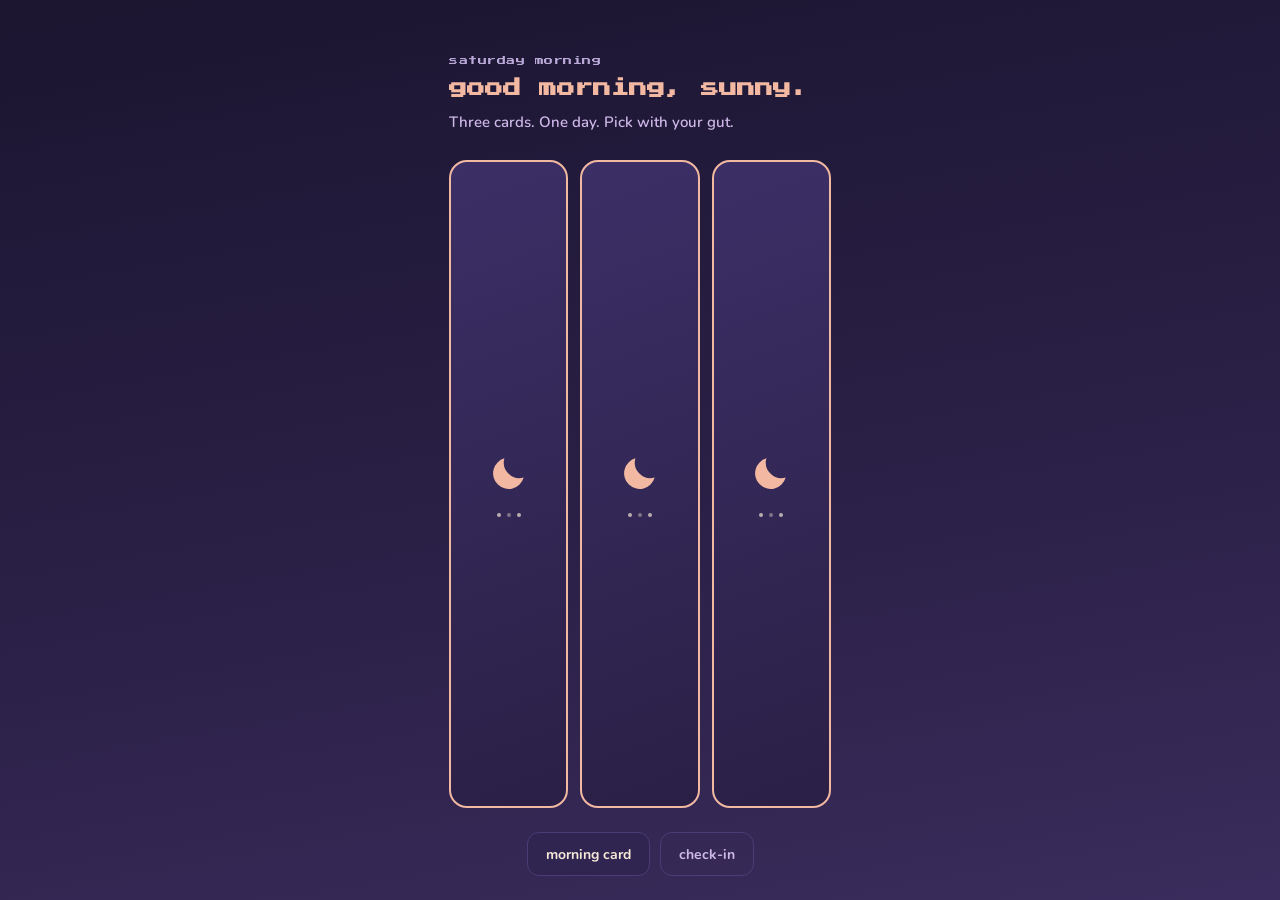
<file: index.html>
<!doctype html>
<html lang="en">
<head>
  <meta charset="utf-8">
  <meta name="viewport" content="width=device-width, initial-scale=1, viewport-fit=cover">
  <link rel="manifest" href="manifest.json">
  <meta name="theme-color" content="#1b1530">
  <meta name="mobile-web-app-capable" content="yes">
  <meta name="apple-mobile-web-app-capable" content="yes">
  <meta name="apple-mobile-web-app-status-bar-style" content="black-translucent">
  <meta name="apple-mobile-web-app-title" content="Morning Card">
  <link rel="apple-touch-icon" href="icons/apple-touch-icon.png">
  <title>Morning Card</title>
  <link rel="preconnect" href="https://fonts.googleapis.com">
  <link href="https://fonts.googleapis.com/css2?family=Nunito:wght@600;700;800&family=Press+Start+2P&display=swap" rel="stylesheet">
  <link rel="stylesheet" href="style.css">
</head>
<body>
  <main class="screen">

    <header class="greeting">
      <p class="label" id="day-label">morning</p>
      <h1 class="title">good morning, sunny.</h1>
      <p class="subtitle" id="subtitle">Three cards. One day. Pick with your gut.</p>
    </header>

    <section class="cards" id="cards" aria-label="Today's three cards"></section>

    <nav class="nav" aria-label="Main">
      <a href="index.html?card" aria-current="page">morning card</a>
      <a href="checkin.html">check-in</a>
    </nav>

  </main>

  <script src="cards.js"></script>
  <script src="app.js"></script>
  <script src="pwa.js"></script>
</body>
</html>
</file>
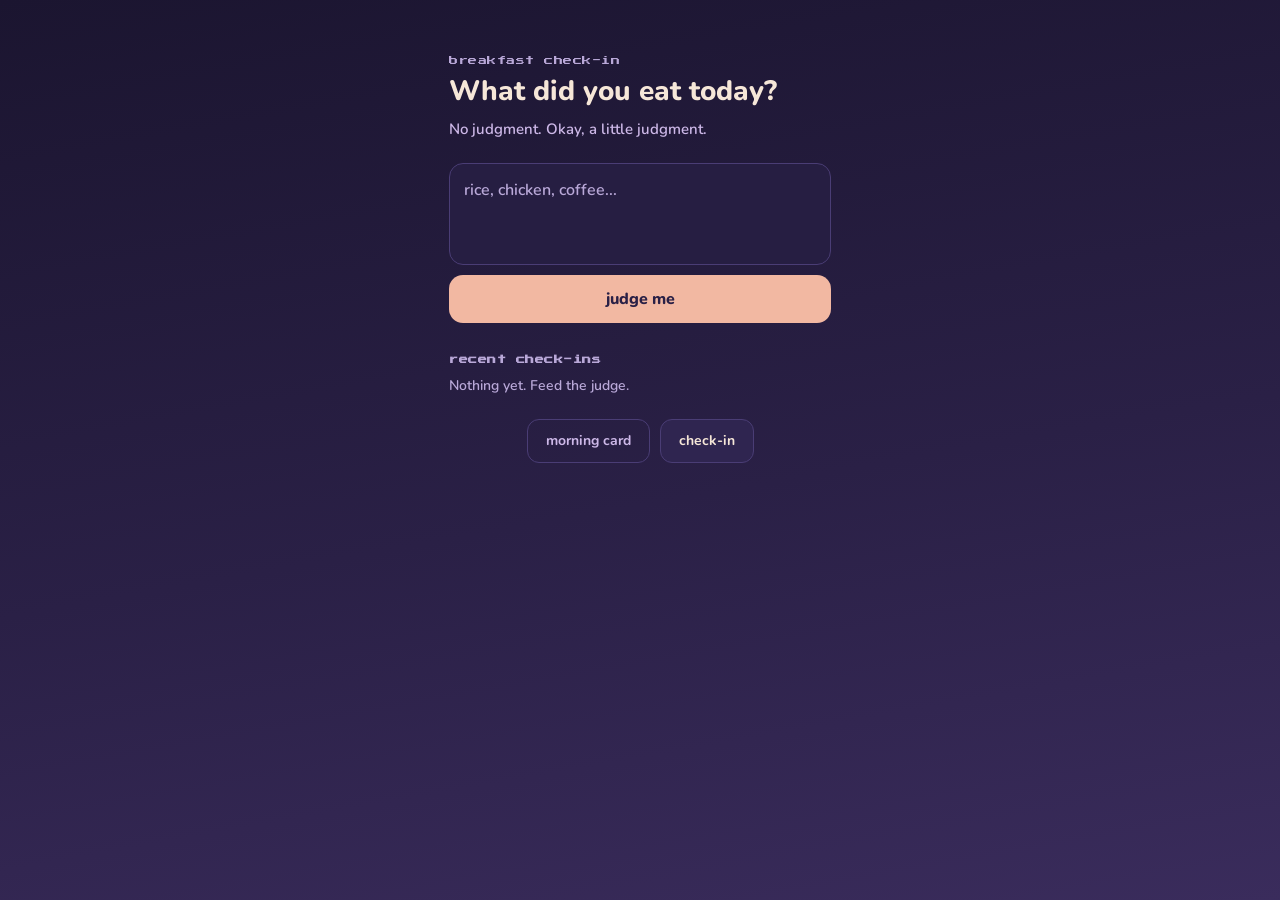
<file: checkin.html>
<!doctype html>
<html lang="en">
<head>
  <meta charset="utf-8">
  <meta name="viewport" content="width=device-width, initial-scale=1, viewport-fit=cover">
  <link rel="manifest" href="manifest.json">
  <meta name="theme-color" content="#1b1530">
  <meta name="mobile-web-app-capable" content="yes">
  <meta name="apple-mobile-web-app-capable" content="yes">
  <meta name="apple-mobile-web-app-status-bar-style" content="black-translucent">
  <meta name="apple-mobile-web-app-title" content="Morning Card">
  <link rel="apple-touch-icon" href="icons/apple-touch-icon.png">
  <title>Food Check-in</title>
  <link rel="preconnect" href="https://fonts.googleapis.com">
  <link href="https://fonts.googleapis.com/css2?family=Nunito:wght@600;700;800&family=Press+Start+2P&display=swap" rel="stylesheet">
  <link rel="stylesheet" href="style.css">
</head>
<body>
  <main class="screen">

    <header class="greeting">
      <p class="label" id="meal-label">check-in</p>
      <h1 class="question">What did you eat today?</h1>
      <p class="subtitle">No judgment. Okay, a little judgment.</p>
    </header>

    <section class="form">
      <label class="visually-hidden" for="food-input">What you ate</label>
      <textarea id="food-input" rows="3" placeholder="rice, chicken, coffee..."></textarea>
      <button id="judge-button" class="primary-button" type="button">judge me</button>
    </section>

    <section id="verdict" class="verdict" hidden aria-live="polite">
      <div class="judge-avatar" aria-hidden="true">
        <svg width="20" height="20" viewBox="0 0 24 24"><path d="M20 14.5A8.5 8.5 0 0 1 9.5 4 8.5 8.5 0 1 0 20 14.5z" fill="currentColor"/></svg>
      </div>
      <div class="verdict-bubble">
        <p class="verdict-label">the verdict</p>
        <p id="verdict-text" class="verdict-text"></p>
      </div>
    </section>

    <section class="history" aria-labelledby="history-title">
      <h2 id="history-title" class="history-title">recent check-ins</h2>
      <p id="history-empty" class="history-empty">Nothing yet. Feed the judge.</p>
      <ul id="history-list" class="history-list"></ul>
    </section>

    <nav class="nav" aria-label="Main">
      <a href="index.html?card">morning card</a>
      <a href="checkin.html" aria-current="page">check-in</a>
    </nav>

  </main>

  <script src="roasts.js"></script>
  <script src="checkin.js"></script>
  <script src="pwa.js"></script>
</body>
</html>
</file>
<file: style.css>
/* ---------- Colors and sizes live here, so they're easy to change ---------- */
:root {
  --bg-top: #1b1530;
  --bg-mid: #2a2046;
  --bg-bottom: #3a2c5c;
  --panel: #2f2550;
  --border: #4a3d75;
  --cream: #f6e7d8;
  --ink: #2a2046;
  --muted: #b9a8d8;
  --soft: #cdb8e8;
  --accent: #f2b8a2;   /* change this one line to recolor the whole app */
}

* { box-sizing: border-box; }

body {
  margin: 0;
  min-height: 100vh;
  font-family: 'Nunito', system-ui, sans-serif;
  color: var(--cream);
  background: linear-gradient(170deg, var(--bg-top) 0%, var(--bg-mid) 55%, var(--bg-bottom) 100%);
  background-attachment: fixed;
}

/* Centered column that looks like a phone screen even on a laptop */
.screen {
  max-width: 430px;
  margin: 0 auto;
  min-height: 100vh;
  min-height: 100dvh;
  display: flex;
  flex-direction: column;
  /* env(safe-area-inset-*) keeps content clear of the iPhone notch and home bar */
  padding: calc(56px + env(safe-area-inset-top, 0px)) 24px calc(24px + env(safe-area-inset-bottom, 0px));
}

/* ---------- Header ---------- */
.label {
  font-family: 'Press Start 2P', monospace;
  font-size: 9px;
  letter-spacing: 0.5px;
  color: var(--muted);
  margin: 0 0 10px;
}
.title {
  font-family: 'Press Start 2P', monospace;
  font-size: 18px;
  line-height: 1.5;
  color: var(--accent);
  margin: 0 0 10px;
}
.subtitle {
  font-size: 15px;
  font-weight: 600;
  color: var(--soft);
  margin: 0;
}

/* ---------- The three big cards ---------- */
.cards {
  flex: 1;
  display: flex;
  min-height: 380px;
  margin-top: 28px;
}

.card {
  flex: 1 1 0;
  min-width: 0;
  margin: 0 6px;
  padding: 0;
  border: 0;
  background: transparent;
  cursor: pointer;
  perspective: 1000px;           /* gives the flip its 3D depth */
  font-family: inherit;
  /* flex-grow is what makes the picked card expand over the screen */
  transition: flex-grow 0.7s ease, opacity 0.5s ease, margin 0.7s ease;
}
.card:first-child { margin-left: 0; }
.card:last-child { margin-right: 0; }
.card:focus-visible { outline: 2px solid var(--cream); outline-offset: 4px; border-radius: 18px; }

/* After you pick: the other two shrink to nothing and fade out, the picked one takes the whole row */
.cards.picked .card { cursor: default; }
.cards.picked .card:not(.flipped) {
  flex-grow: 0;
  margin: 0;
  opacity: 0;
  overflow: hidden;
  pointer-events: none;
}
.cards.picked .card.flipped { margin: 0; }

.card-inner {
  display: block;
  position: relative;
  width: 100%;
  height: 100%;
  transform-style: preserve-3d;
  transition: transform 0.8s;
}
.card.flipped .card-inner { transform: rotateY(180deg); }

/* Both faces sit on top of each other; backface-visibility hides whichever one faces away */
.face {
  position: absolute;
  inset: 0;
  display: flex;
  flex-direction: column;
  align-items: center;
  border-radius: 18px;
  border: 2px solid var(--accent);
  -webkit-backface-visibility: hidden;
  backface-visibility: hidden;
}

.back {
  justify-content: center;
  gap: 18px;
  color: var(--accent);
  background: linear-gradient(160deg, #3b2f66, #2a2046);
}
.dots { display: flex; gap: 6px; }
.dots i { width: 4px; height: 4px; border-radius: 50%; background: var(--cream); opacity: 0.7; }
.dots i:nth-child(2) { opacity: 0.4; }

/* The face you read: icon, name, message and nudge all live ON the card */
.front {
  justify-content: center;
  gap: 16px;
  padding: 28px 22px;
  text-align: center;
  color: var(--ink);
  background: var(--cream);
  transform: rotateY(180deg);    /* pre-turned so it faces forward after the flip */
}
.card-icon svg { width: 72px; height: 72px; }
.card-title {
  font-family: 'Press Start 2P', monospace;
  font-size: 13px;
  line-height: 1.6;
}
.card-message { font-size: 20px; font-weight: 800; line-height: 1.4; }
.card-rule { width: 48px; height: 3px; border-radius: 2px; background: var(--accent); }
.card-nudge-label { font-size: 11px; font-weight: 800; letter-spacing: 1px; color: #6b5a8a; }
.card-nudge { font-size: 16px; font-weight: 700; line-height: 1.45; }

/* ======================= Step 3: check-in page + nav ======================= */

.question {
  font-size: 28px;
  font-weight: 800;
  line-height: 1.2;
  margin: 0 0 10px;
}

.form { margin-top: 24px; display: flex; flex-direction: column; gap: 10px; }

textarea {
  width: 100%;
  padding: 14px;
  background: #261e42;
  border: 1px solid var(--border);
  border-radius: 14px;
  color: var(--cream);
  font-family: inherit;
  font-size: 16px;
  font-weight: 600;
  line-height: 1.5;
  resize: none;
}
textarea::placeholder { color: var(--muted); }
textarea:focus-visible, .primary-button:focus-visible, .nav a:focus-visible {
  outline: 2px solid var(--cream);
  outline-offset: 3px;
}

.primary-button {
  height: 48px;
  border: 0;
  border-radius: 14px;
  background: var(--accent);
  color: var(--ink);
  font-family: inherit;
  font-size: 16px;
  font-weight: 800;
  cursor: pointer;
}

.verdict { display: flex; gap: 12px; align-items: flex-start; margin-top: 22px; }
.verdict[hidden] { display: none; }
.judge-avatar {
  width: 40px; height: 40px; flex-shrink: 0;
  display: flex; align-items: center; justify-content: center;
  border-radius: 50%;
  background: #382d5e;
  border: 1px solid var(--border);
  color: var(--accent);
}
.verdict-bubble {
  flex-grow: 1;
  padding: 16px 18px;
  background: var(--panel);
  border: 1px solid var(--border);
  border-radius: 4px 18px 18px 18px;
}
.verdict-label {
  font-family: 'Press Start 2P', monospace;
  font-size: 8px;
  letter-spacing: 0.5px;
  color: var(--accent);
  margin: 0 0 8px;
}
.verdict-text { font-size: 17px; font-weight: 700; line-height: 1.5; margin: 0; }

.history { margin-top: 32px; }
.history-title {
  font-family: 'Press Start 2P', monospace;
  font-size: 9px;
  letter-spacing: 0.5px;
  color: var(--muted);
  margin: 0 0 12px;
}
.history-empty { color: var(--muted); font-size: 14px; font-weight: 600; margin: 0; }
.history-list { list-style: none; margin: 0; padding: 0; display: flex; flex-direction: column; gap: 10px; }
.history-item {
  padding: 14px 16px;
  background: #382d5e;
  border: 1px solid var(--border);
  border-radius: 14px;
}
.history-item p { margin: 0; }
.history-meta { font-size: 11px; font-weight: 800; letter-spacing: 0.5px; color: var(--muted); margin-bottom: 4px !important; }
.history-food { font-size: 15px; font-weight: 700; margin-bottom: 4px !important; }
.history-verdict { font-size: 14px; font-weight: 600; color: var(--soft); }

/* Bottom navigation between the two pages */
.nav { display: flex; justify-content: center; gap: 10px; margin-top: 24px; }
.nav a {
  display: inline-flex;
  align-items: center;
  height: 44px;
  padding: 0 18px;
  border: 1px solid var(--border);
  border-radius: 12px;
  color: var(--soft);
  font-size: 14px;
  font-weight: 700;
  text-decoration: none;
}
.nav a[aria-current="page"] { background: var(--panel); color: var(--cream); }

/* Hidden visually but still read by screen readers */
.visually-hidden {
  position: absolute; width: 1px; height: 1px; overflow: hidden;
  clip: rect(0 0 0 0); white-space: nowrap;
}
</file>
